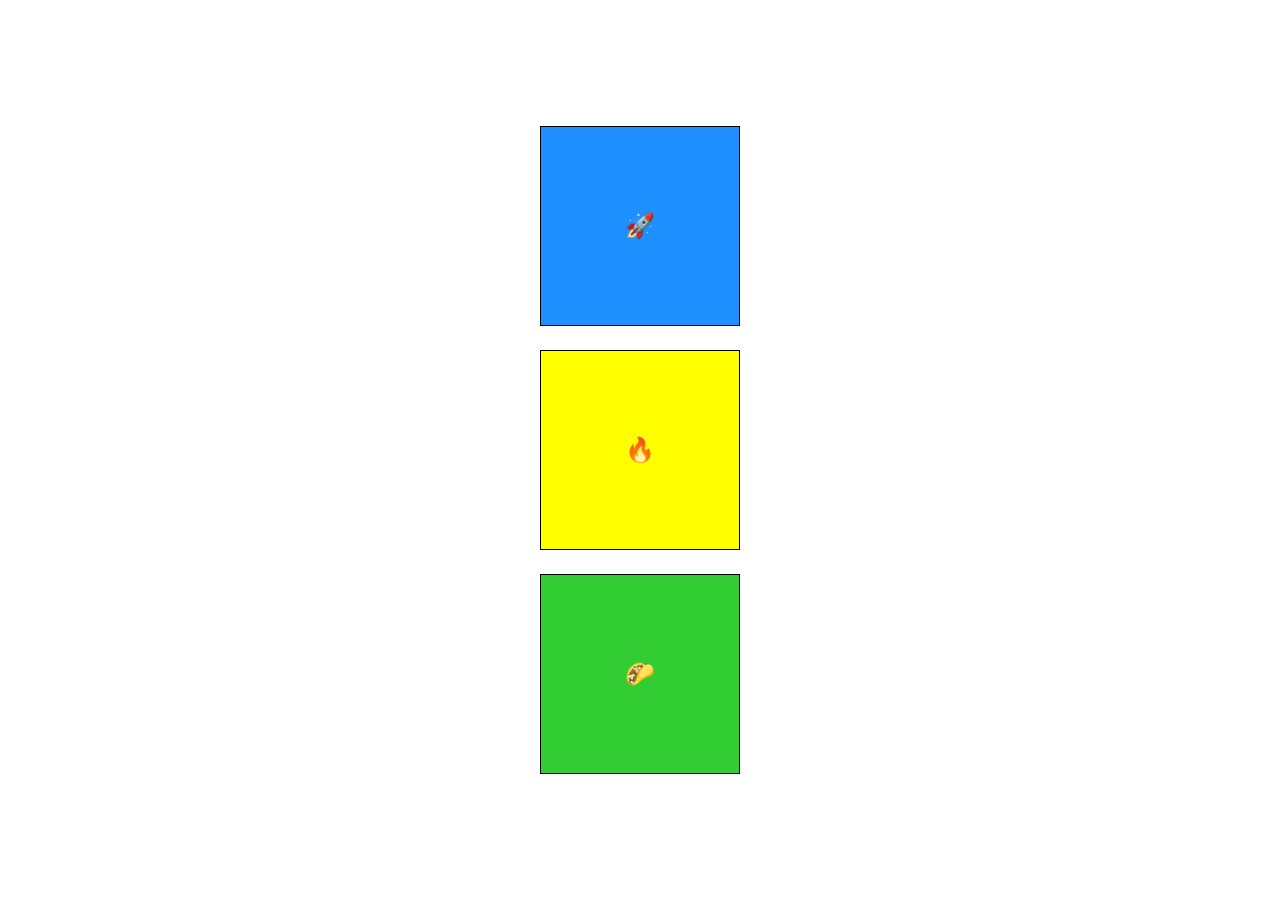
<file: index.html>
<!DOCTYPE html>
<html lang="en">

<head>
    <meta charset="UTF-8">
    <meta http-equiv="X-UA-Compatible" content="IE=edge">
    <meta name="viewport" content="width=device-width, initial-scale=1.0">
    <title>CSS Transforms & Transitions</title>
    <link rel="stylesheet" href="css/main.css">
</head>

<body>

    <main>
        <div class="square">🚀</div>
        <div class="square">🔥</div>
        <div class="square animate">🌮</div>
    </main>

</body>

</html>
</file>
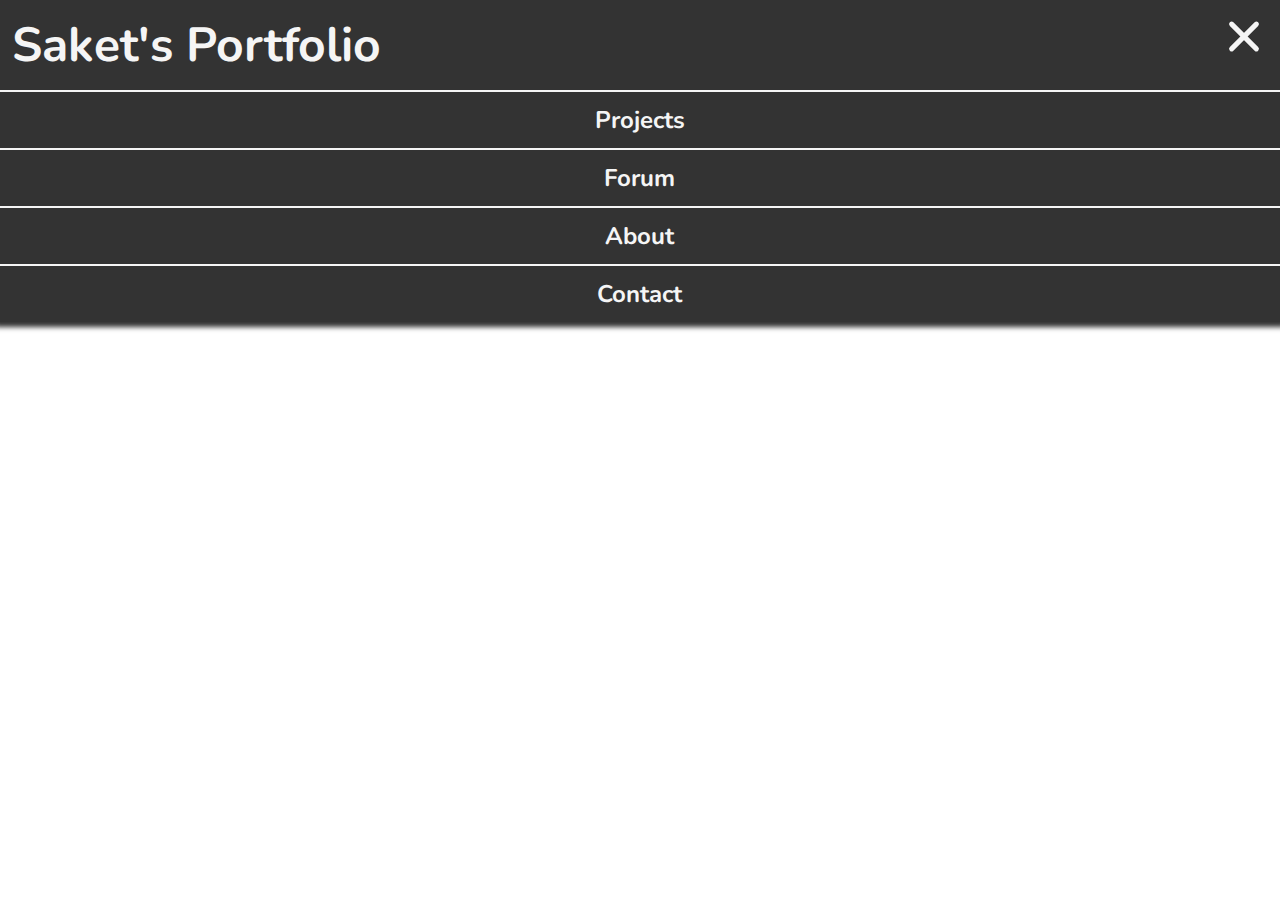
<file: menu.html>
<!DOCTYPE html>
<html lang="en">
<head>
    <meta charset="UTF-8">
    <meta http-equiv="X-UA-Compatible" content="IE=edge">
    <meta name="viewport" content="width=device-width, initial-scale=1.0">
    <title>Document</title>
    <link rel="stylesheet" href="css/menu.css">
</head>
<body>
 
    <header>
        <section class="header-title-line"><h1>Saket's Portfolio</h1>
        <button class="menu-button">
            <div class="menu-icon">

            </div>
        </button>
    </section>
    <nav>
        <ul>
            <li><a href="product.html">Projects</a></li>
            <li><a href="#forum">Forum</a></li>
            <li><a href="#about">About</a></li>
            <li><a href="#">Contact</a></li>
        </ul>
    </nav>
    </header>
  
</body>
<main>

</main>
</html>
</file>
<file: css/main.css>
@import url("https://fonts.googleapis.com/css2?family=Nunito&display=swap");

* {
  margin: 0;
  padding: 0;
  box-sizing: border-box;
}

html {
  font-size: 1.5rem;
  font-family: 'Nunito', sans-serif;
}

body {
  min-height: 100vh;
  display: flex;
  flex-flow: column nowrap;
}

main {
  flex-grow: 1;
  display: flex;
  flex-flow: column  nowrap;
 align-items: center;
justify-content:center ;
  gap: 1rem;
}

div {
  width: 200px;
  height: 200px;
  border: 1px solid #000;
  display: grid;
  place-content: center;
}

div:first-child{
    background-color: dodgerblue;
      /* transform: translate(50%,-5rem); */
    /* transform: rotateZ(45deg); */
    /* transform: scale(300%, 300%) */
   /* transform: skewx(10deg);
     */
}
div:nth-child(2){
    background-color: yellow;
    /* transform: translate(50%,-5rem); */
}
div:last-child{
    background-color: limegreen;
    /* transform: translate(100%,-10rem); */
}
/* 
 div:hover{
    background-color: midnightblue;
    transition-property: background-color,transform;
    transition-duration: 2s;
    transition-delay: 1s;
    transition-timing-function: ease-in-out;
 } */



/* div:last-child:hover{
    transform: rotate(180deg);}
  */


  .animate{
    animation-name: slide;
    animation-duration: 5s;
    animation-delay: 0.5s;
    animation-iteration-count: 5;
    animation-direction:alternate;
     animation-fill-mode: forwards;
  }

  @keyframes slide {

    0% {
        transform: translateX(0);
    }
    33% {
        transform: translateX(300px) rotate(180deg);
   
    }
    66% {
        transform: translateX(-300px), rotate(-180deg);
    }
    100% {
        transform: translate(0), rotate(0);
        background-color: rebeccapurple;
    }
    
  }
</file>
<file: css/menu.css>
@import url("https://fonts.googleapis.com/css2?family=Nunito&display=swap");


*{
    margin: 0;
    padding: 0;
    box-sizing: border-box;
}

:root{
    --HEADER-BGCOLOR:#333;
    --HEADER-COLOR:whitesmoke;
}

html{
    font-family:'Nunito', sans-serif;
    font-size: 1.5rem;
}

body{
    min-height: 100vh;
    display: flex;
    flex-flow: column nowrap;
}

header{
    background-color: var(--HEADER-BGCOLOR);
    color: var(--HEADER-COLOR);
    box-shadow: 0  0 5px 5px  #333;
}


.header-title-line{
    padding: 0.5rem 0.5rem;
    display: flex;
    flex-flow: row nowrap;
    justify-content: space-between;
}

.menu-button{
    background-color:transparent;
    border: none;
    width: 48px;
    height: 48px;
    display: flex;
    justify-content: center;  
    align-items: center; 
    position: relative;
}


.menu-icon,
.menu-icon::before,
.menu-icon::after {
    background-color: var(--HEADER-COLOR);
    width: 40px;
    height: 5px;
    border-radius: 5px;
    position: absolute;
    transition: all 0.5s;
}

.menu-icon::before,
.menu-icon::after{
    content: "";

}
.menu-icon::before{
    transform: translate(-20px , -12px);
}
.menu-icon::after{
    transform: translate(-20px , 12px);
}

:is(header:hover , header:focus-within) .menu-icon{
    background-color: transparent;

}
:is(header:hover , header:focus-within) .menu-icon::before{
  transform: translateX(-20px) rotate(45deg);

}
:is(header:hover , header:focus-within) .menu-icon::after{
    transform: translateX(-20px) rotate(-45deg);
  
  }
:is(header:hover, header:focus-within) nav{
    display: block;
}





nav{
    display:none;
    transform-origin:top center;
    animation: showMenu 0.5s ease-in-out forwards;

  
}

@keyframes showMenu{
    0% {
        transform: scaleY(0);
    }

    80%{
        transform: scaleY(1.2);
    }

    100%{
        transform: scaleY(1);
    }
}

nav ul{
    display: flex;
    flex-flow: column nowrap;

}

nav li{
    padding: 0.5rem;
    border-top: 2px solid var(--HEADER-COLOR);
}

nav a{
    display: block;
    color: var(--HEADER-COLOR);
    text-align: center;
    width: 80%;
    margin: auto;
}

nav a:any-link{
    list-style: none;
    text-decoration:none;
    font-weight: bold;

}

nav a:hover, a:focus{
    transform: scale(1.2);
    transition: all 0.5s;
}
</file>
